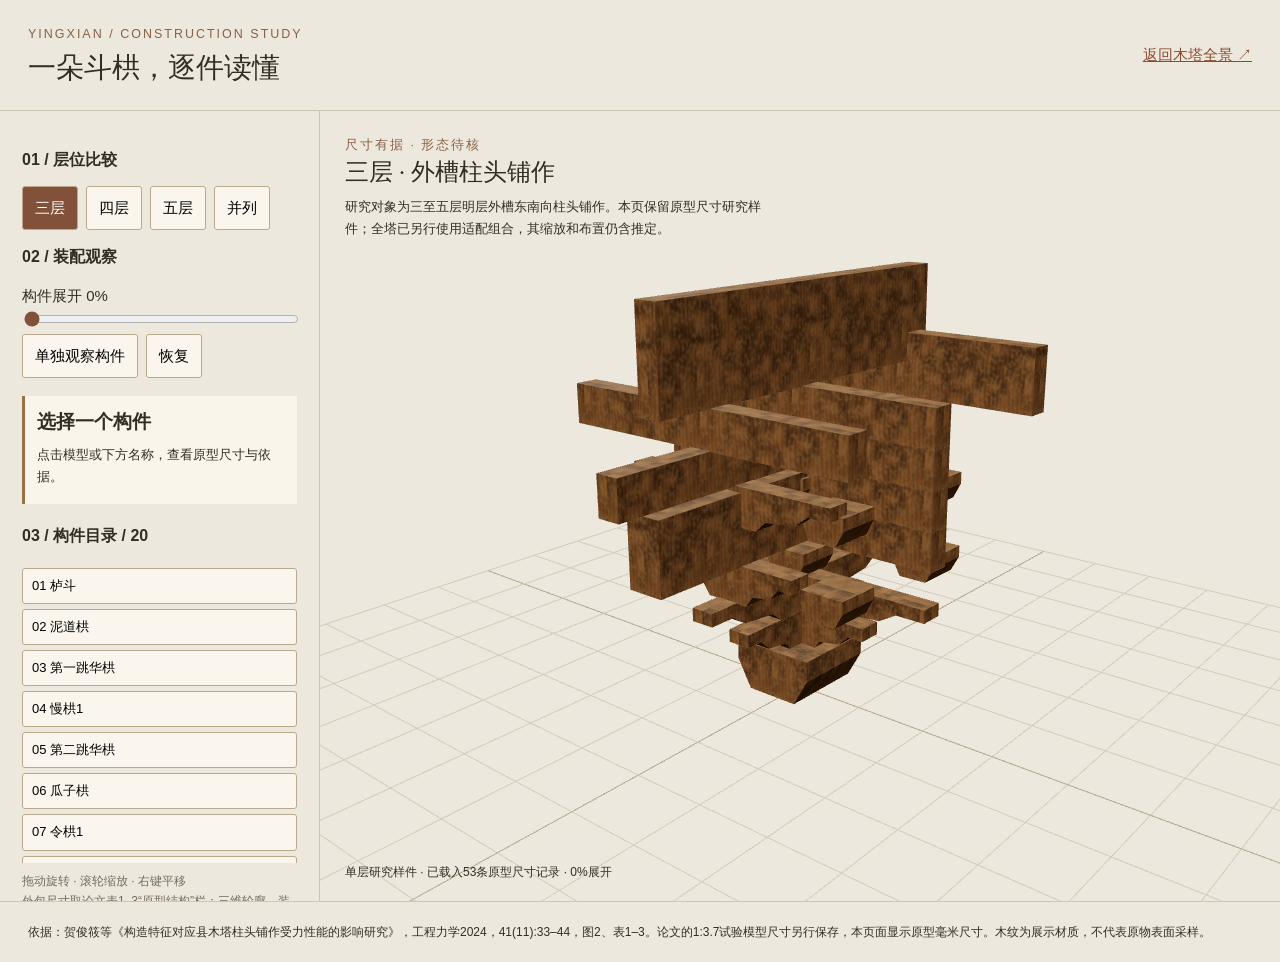
<file: dougong.html>
<!doctype html><html lang="zh-CN"><head><meta charset="utf-8"><meta name="viewport" content="width=device-width,initial-scale=1"><title>斗栱研究 · 应县木塔</title>
<script type="importmap">{"imports":{"three":"./vendor/three.module.js"}}</script>
<style>*{box-sizing:border-box}body{margin:0;color:#342d25;background:#ede8de;font:15px/1.7 "Microsoft YaHei",sans-serif}header{padding:20px 28px;border-bottom:1px solid #cfc5b5;display:flex;justify-content:space-between;align-items:center;gap:15px}h1{font:28px serif;margin:3px 0}small{letter-spacing:2px;color:#8a6144}a{color:#8c4c31}button,select{font:inherit;padding:8px 12px;background:#faf6ed;border:1px solid #b9a88e;border-radius:3px;cursor:pointer}button.active{background:#815139;color:white}.layout{display:grid;grid-template-columns:320px 1fr;min-height:680px;height:calc(100dvh - 110px)}aside{padding:22px;overflow:auto;border-right:1px solid #cfc5b5}h2{font-size:16px}p{margin:8px 0 15px}.muted{font-size:12px;color:#756b5e}.controls{display:flex;gap:8px;flex-wrap:wrap}input[type=range]{width:100%;accent-color:#815139}#stage{position:relative;min-height:420px}canvas{display:block;width:100%;height:100%;touch-action:none}.caption{position:absolute;top:20px;left:25px;pointer-events:none}.caption strong{font:24px serif}.caption p{font-size:13px;max-width:440px}.status{position:absolute;bottom:18px;left:25px;font-size:12px}.part{width:100%;text-align:left;display:block;margin:5px 0;font-size:13px;padding:6px 9px}#details{border-left:3px solid #987044;padding:10px 12px;background:#f9f5eb;margin:18px 0}#details strong{font-size:19px}#details p{margin:6px 0;font-size:13px}#parts{max-height:300px;overflow:auto}.evidence{display:inline-block;font-size:11px;border:1px solid #aa967b;padding:2px 6px;margin:4px 0}footer{padding:20px 28px;border-top:1px solid #cfc5b5;font-size:12px}@media(max-width:720px){header{padding:15px}h1{font-size:21px}.layout{display:flex;flex-direction:column-reverse;height:auto}#stage{height:55dvh;min-height:360px}aside{border:0}#parts{max-height:180px}.caption{left:15px}.caption p{max-width:280px;font-size:11px}.caption strong{font-size:20px}}
</style></head><body><header><div><small>YINGXIAN / CONSTRUCTION STUDY</small><h1>一朵斗栱，逐件读懂</h1></div><a href="./index.html#restoration-reading" target="_top">返回木塔全景 ↗</a></header><div class="layout"><aside>
<h2>01 / 层位比较</h2><div class="controls" id="floors"><button data-floor="3" class="active">三层</button><button data-floor="4">四层</button><button data-floor="5">五层</button><button data-floor="0">并列</button></div>
<h2>02 / 装配观察</h2><label for="explode">构件展开 <output id="value">0%</output></label><input id="explode" type="range" min="0" max="100" value="0"><div class="controls"><button id="isolate">单独观察构件</button><button id="reset">恢复</button></div>
<div id="details" aria-live="polite"><strong>选择一个构件</strong><p>点击模型或下方名称，查看原型尺寸与依据。</p></div>
<h2>03 / 构件目录 <span id="count"></span></h2><div id="parts"></div>
<p class="muted">拖动旋转 · 滚轮缩放 · 右键平移<br>外包尺寸取论文表1–3“原型结构”栏；三维轮廓、装配偏移与重复枓的位置为解释性表达，隐蔽榫口尚未精确复原。</p>
<a href="https://pubs.cstam.org.cn/article/doi/10.6052/j.issn.1000-4750.2022.08.0754" target="_blank" rel="noopener">阅读原论文与装配示意 ↗</a></aside>
<main id="stage"><div class="caption"><small>尺寸有据 · 形态待核</small><br><strong id="title">三层 · 外槽柱头铺作</strong><p>研究对象为三至五层明层外槽东南向柱头铺作。本页保留原型尺寸研究样件；全塔已另行使用适配组合，其缩放和布置仍含推定。</p></div><div class="status" id="status">正在读取研究样件…</div></main></div>
<footer>依据：贺俊筱等《构造特征对应县木塔柱头铺作受力性能的影响研究》，工程力学2024，41(11):33–44，图2、表1–3。论文的1:3.7试验模型尺寸另行保存，本页面显示原型毫米尺寸。木纹为展示材质，不代表原物表面采样。</footer><script type="module" src="./dougong.js"></script></body></html>
</file>
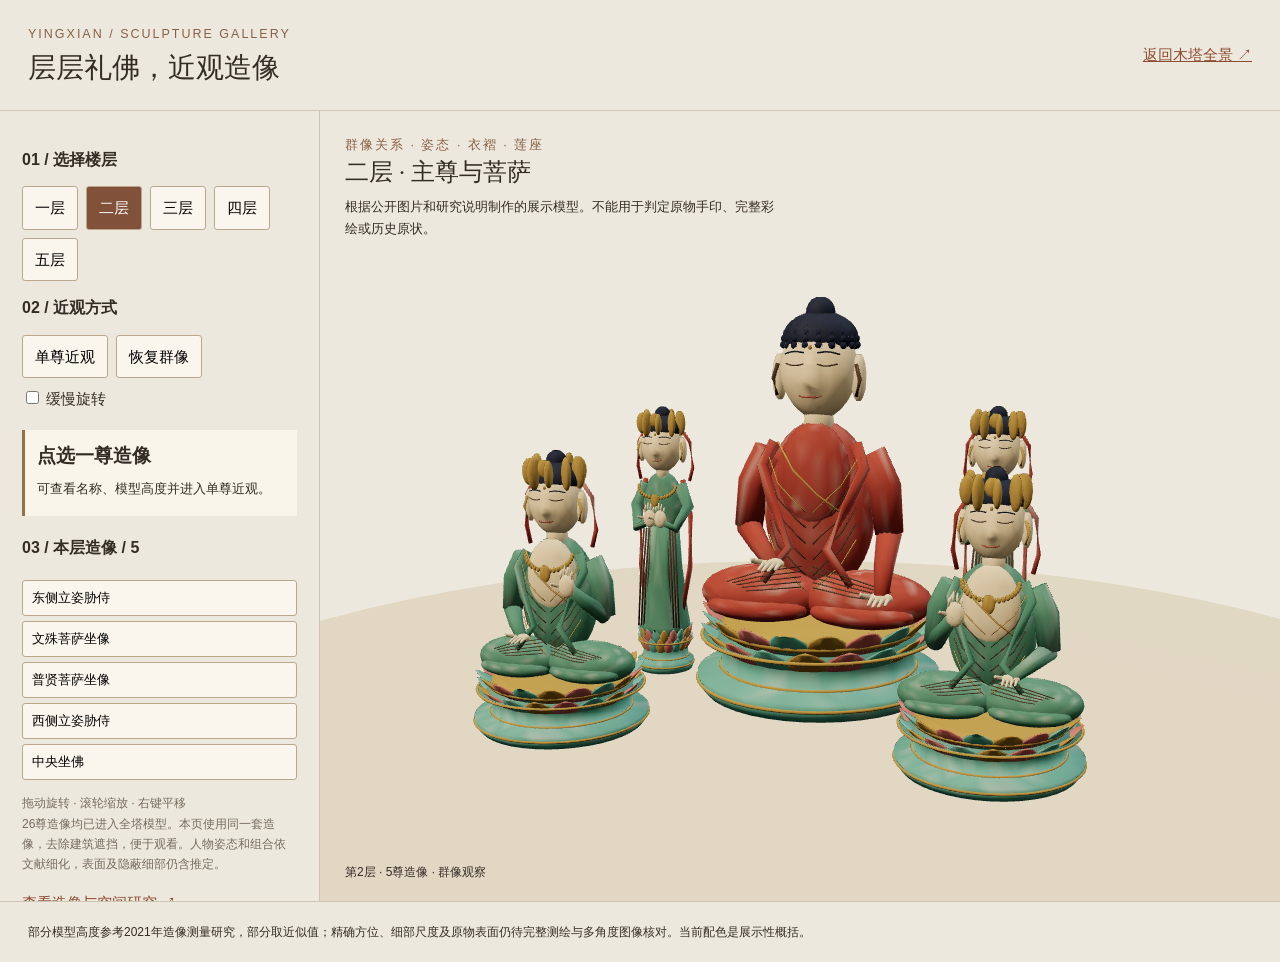
<file: sculptures.html>
<!doctype html><html lang="zh-CN"><head><meta charset="utf-8"><meta name="viewport" content="width=device-width,initial-scale=1"><title>造像近观 · 应县木塔</title><script type="importmap">{"imports":{"three":"./vendor/three.module.js"}}</script><style>*{box-sizing:border-box}body{margin:0;color:#342d25;background:#ede8de;font:15px/1.7 "Microsoft YaHei",sans-serif}header{padding:20px 28px;border-bottom:1px solid #cfc5b5;display:flex;justify-content:space-between;align-items:center;gap:15px}h1{font:28px serif;margin:3px 0}small{letter-spacing:2px;color:#8a6144}a{color:#8c4c31}button,select{font:inherit;padding:8px 12px;background:#faf6ed;border:1px solid #b9a88e;border-radius:3px;cursor:pointer}button.active{background:#815139;color:white}.layout{display:grid;grid-template-columns:320px 1fr;min-height:680px;height:calc(100dvh - 110px)}aside{padding:22px;overflow:auto;border-right:1px solid #cfc5b5}h2{font-size:16px}p{margin:8px 0 15px}.muted{font-size:12px;color:#756b5e}.controls{display:flex;gap:8px;flex-wrap:wrap}input[type=range]{width:100%;accent-color:#815139}#stage{position:relative;min-height:420px}canvas{display:block;width:100%;height:100%;touch-action:none}.caption{position:absolute;top:20px;left:25px;pointer-events:none}.caption strong{font:24px serif}.caption p{font-size:13px;max-width:440px}.status{position:absolute;bottom:18px;left:25px;font-size:12px}.part{width:100%;text-align:left;display:block;margin:5px 0;font-size:13px;padding:6px 9px}#details{border-left:3px solid #987044;padding:10px 12px;background:#f9f5eb;margin:18px 0}#details strong{font-size:19px}#details p{margin:6px 0;font-size:13px}#parts{max-height:300px;overflow:auto}.evidence{display:inline-block;font-size:11px;border:1px solid #aa967b;padding:2px 6px;margin:4px 0}footer{padding:20px 28px;border-top:1px solid #cfc5b5;font-size:12px}@media(max-width:720px){header{padding:15px}h1{font-size:21px}.layout{display:flex;flex-direction:column-reverse;height:auto}#stage{height:55dvh;min-height:360px}aside{border:0}#parts{max-height:180px}.caption{left:15px}.caption p{max-width:280px;font-size:11px}.caption strong{font-size:20px}}
</style></head><body><header><div><small>YINGXIAN / SCULPTURE GALLERY</small><h1>层层礼佛，近观造像</h1></div><a href="./index.html" target="_top">返回木塔全景 ↗</a></header><div class="layout"><aside><h2>01 / 选择楼层</h2><div class="controls" id="floors"><button data-floor="1">一层</button><button data-floor="2" class="active">二层</button><button data-floor="3">三层</button><button data-floor="4">四层</button><button data-floor="5">五层</button></div><h2>02 / 近观方式</h2><div class="controls"><button id="isolate">单尊近观</button><button id="reset">恢复群像</button></div><p><label><input id="rotate" type="checkbox"> 缓慢旋转</label></p><div id="details" aria-live="polite"><strong>点选一尊造像</strong><p>可查看名称、模型高度并进入单尊近观。</p></div><h2>03 / 本层造像 <span id="count"></span></h2><div id="parts"></div><p class="muted">拖动旋转 · 滚轮缩放 · 右键平移<br>26尊造像均已进入全塔模型。本页使用同一套造像，去除建筑遮挡，便于观看。人物姿态和组合依文献细化，表面及隐蔽细部仍含推定。</p><a href="https://www.thepaper.cn/newsDetail_forward_14226434" target="_blank" rel="noopener">查看造像与空间研究 ↗</a></aside><main id="stage"><div class="caption"><small>群像关系 · 姿态 · 衣褶 · 莲座</small><br><strong id="title">二层 · 主尊与菩萨</strong><p>根据公开图片和研究说明制作的展示模型。不能用于判定原物手印、完整彩绘或历史原状。</p></div><div class="status" id="status">正在读取造像…</div></main></div><footer>部分模型高度参考2021年造像测量研究，部分取近似值；精确方位、细部尺度及原物表面仍待完整测绘与多角度图像核对。当前配色是展示性概括。</footer><script type="module" src="./sculptures.js"></script></body></html>
</file>
